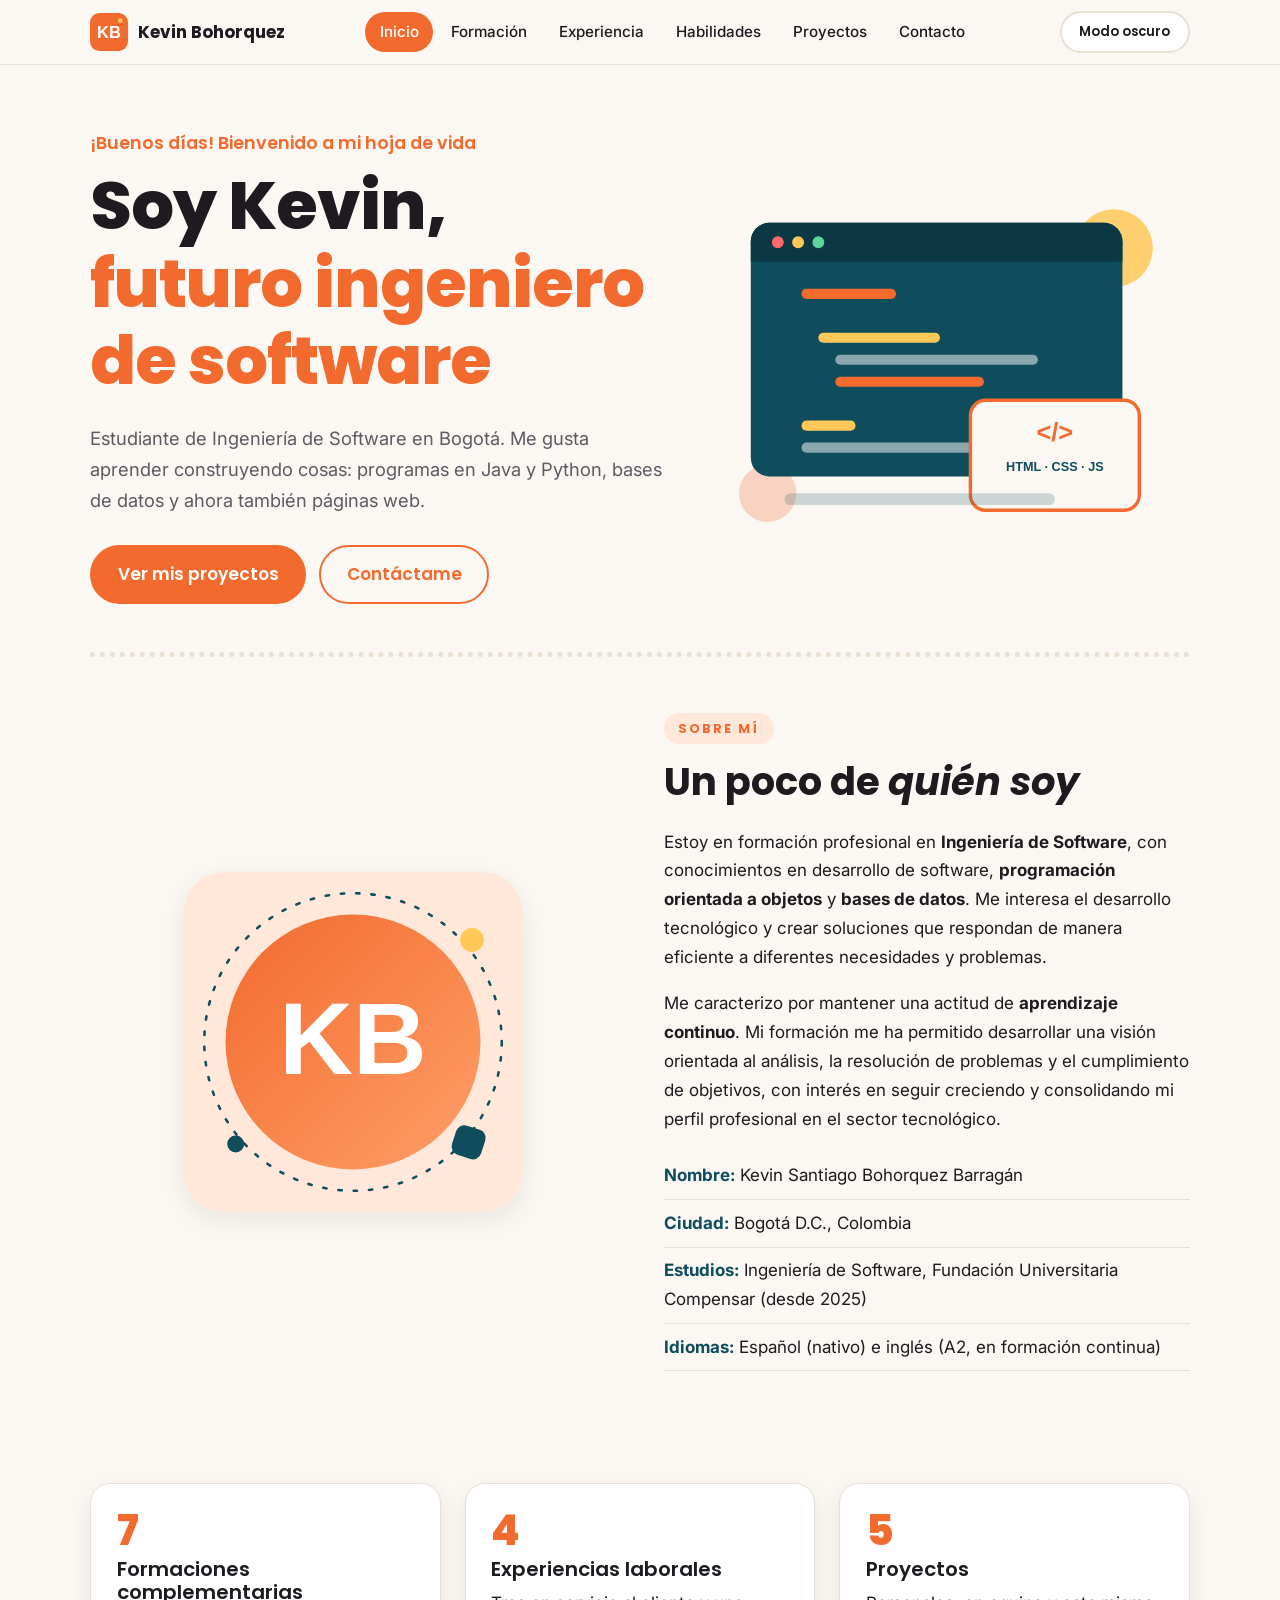
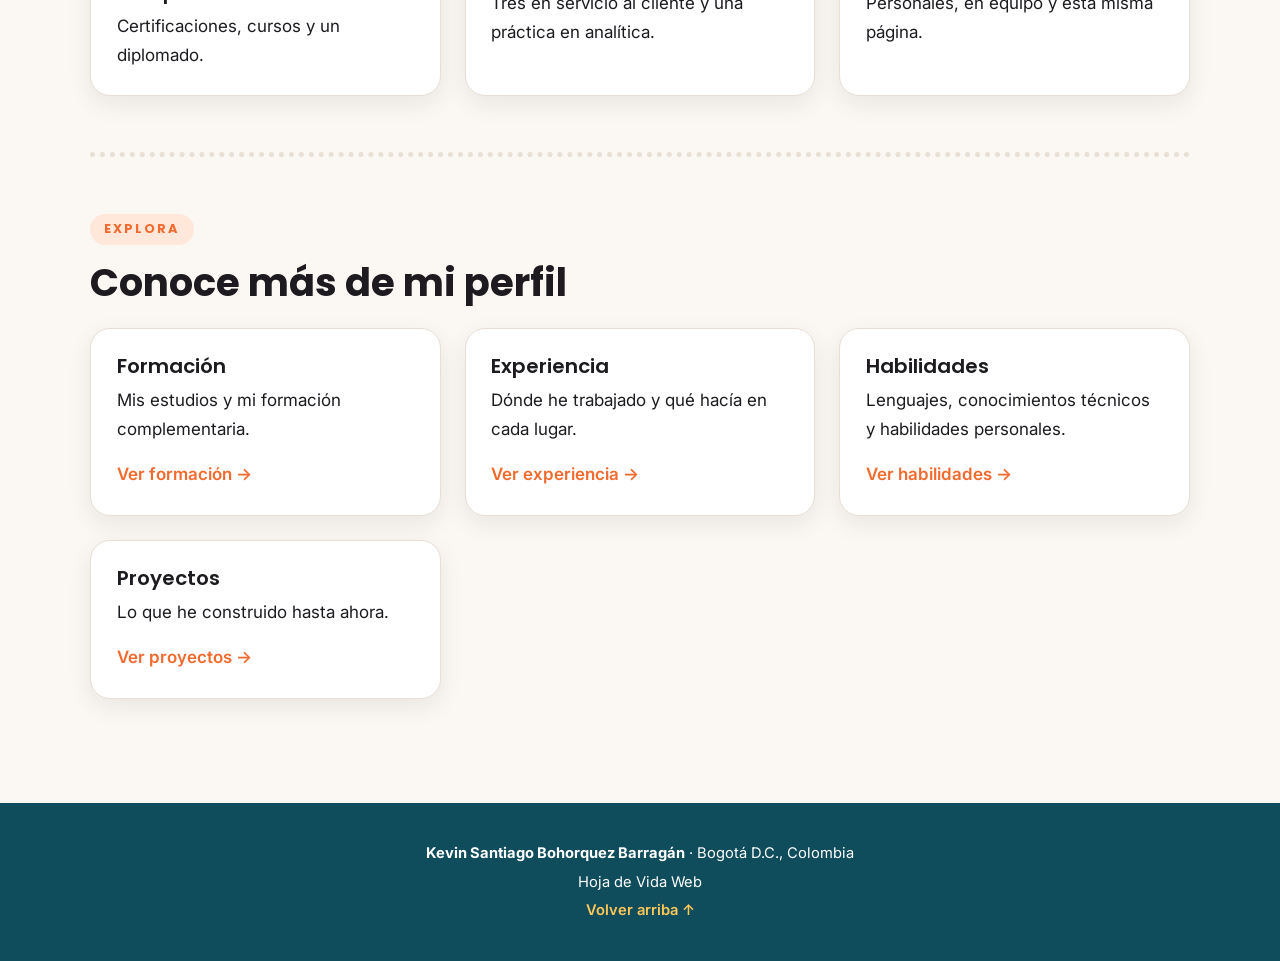
<file: index.html>
<!DOCTYPE html>
<html lang="es">
<head>
  <meta charset="UTF-8">
  <meta name="viewport" content="width=device-width, initial-scale=1.0">
  <meta name="description" content="Hoja de vida web de Kevin Bohorquez, estudiante de Ingeniería de Software en Bogotá.">
  <title>Inicio | Kevin Bohorquez</title>
  <link rel="icon" type="image/svg+xml" href="img/favicon.svg">

  <!-- Fuentes de Google Fonts (incrustación de fuentes) -->
  <link rel="preconnect" href="https://fonts.googleapis.com">
  <link rel="preconnect" href="https://fonts.gstatic.com" crossorigin>
  <link href="https://fonts.googleapis.com/css2?family=Inter:wght@400;500;600&family=Poppins:wght@500;600;700;800&display=swap" rel="stylesheet">

  <!-- Hoja de estilos externa -->
  <link rel="stylesheet" href="css/styles.css">
</head>
<body>

  <!-- ===== BARRA DE NAVEGACIÓN ===== -->
  <header class="barra">
    <div class="contenedor">
      <a class="marca" href="index.html">
        <img src="img/logo.svg" alt="Logo con las iniciales KB">
        <span>Kevin Bohorquez</span>
      </a>

      <nav>
        <ul class="menu" id="menu">
        <li><a href="index.html" class="activo">Inicio</a></li>
        <li><a href="formacion.html">Formación</a></li>
        <li><a href="experiencia.html">Experiencia</a></li>
        <li><a href="habilidades.html">Habilidades</a></li>
        <li><a href="proyectos.html">Proyectos</a></li>
        <li><a href="contacto.html">Contacto</a></li>
        </ul>
      </nav>

      <div class="acciones-barra">
        <button class="boton-icono" id="boton-tema" title="Cambiar entre modo claro y oscuro">Modo oscuro</button>
        <button class="boton-icono" id="boton-menu" title="Abrir menú">Menú</button>
      </div>
    </div>
  </header>

  <main>

    <!-- ===== PORTADA ===== -->
    <section class="portada">
      <div class="contenedor">
        <div>
          <p class="saludo" id="saludo">¡Hola! Bienvenido a mi hoja de vida</p>
          <h1>Soy Kevin, <span>futuro ingeniero de software</span></h1>
          <p class="subtitulo-grande">
            Estudiante de Ingeniería de Software en Bogotá. Me gusta aprender construyendo cosas:
            programas en Java y Python, bases de datos y ahora también páginas web.
          </p>
          <div class="botones">
            <a class="boton" href="proyectos.html">Ver mis proyectos</a>
            <a class="boton secundario" href="contacto.html">Contáctame</a>
          </div>
        </div>
        <img src="img/hero.svg" alt="Ilustración de una ventana de código con las etiquetas HTML, CSS y JS">
      </div>
    </section>

    <hr class="contenedor">

    <!-- ===== SOBRE MÍ ===== -->
    <section>
      <div class="contenedor dos-columnas">
        <div>
          <img class="foto-perfil" src="img/avatar.svg" alt="Monograma KB de Kevin Bohorquez">
        </div>
        <div>
          <span class="etiqueta-seccion">Sobre mí</span>
          <h2>Un poco de <em>quién soy</em></h2>
          <p>
            Estoy en formación profesional en <strong>Ingeniería de Software</strong>, con conocimientos en
            desarrollo de software, <strong>programación orientada a objetos</strong> y <strong>bases de datos</strong>.
            Me interesa el desarrollo tecnológico y crear soluciones que respondan de manera eficiente a diferentes
            necesidades y problemas.
          </p>
          <p>
            Me caracterizo por mantener una actitud de <strong>aprendizaje continuo</strong>. Mi formación me ha
            permitido desarrollar una visión orientada al análisis, la resolución de problemas y el cumplimiento de
            objetivos, con interés en seguir creciendo y consolidando mi perfil profesional en el sector tecnológico.
          </p>

          <ul class="lista-datos">
            <li><strong>Nombre:</strong> Kevin Santiago Bohorquez Barragán</li>
            <li><strong>Ciudad:</strong> Bogotá D.C., Colombia</li>
            <li><strong>Estudios:</strong> Ingeniería de Software, Fundación Universitaria Compensar (desde 2025)</li>
            <li><strong>Idiomas:</strong> Español (nativo) e inglés (A2, en formación continua)</li>
          </ul>
        </div>
      </div>
    </section>

    <!-- ===== NÚMEROS RÁPIDOS ===== -->
    <section>
      <div class="contenedor rejilla">
        <div class="tarjeta">
          <p class="dato-grande">7</p>
          <h3>Formaciones complementarias</h3>
          <p>Certificaciones, cursos y un diplomado.</p>
        </div>
        <div class="tarjeta">
          <p class="dato-grande">4</p>
          <h3>Experiencias laborales</h3>
          <p>Tres en servicio al cliente y una práctica en analítica.</p>
        </div>
        <div class="tarjeta">
          <p class="dato-grande">5</p>
          <h3>Proyectos</h3>
          <p>Personales, en equipo y esta misma página.</p>
        </div>
      </div>
    </section>

    <hr class="contenedor">

    <!-- ===== ACCESOS A LAS OTRAS PÁGINAS ===== -->
    <section>
      <div class="contenedor">
        <span class="etiqueta-seccion">Explora</span>
        <h2>Conoce más de mi perfil</h2>
        <div class="rejilla">
          <div class="tarjeta">
            <h3>Formación</h3>
            <p>Mis estudios y mi formación complementaria.</p>
            <a href="formacion.html">Ver formación →</a>
          </div>
          <div class="tarjeta">
            <h3>Experiencia</h3>
            <p>Dónde he trabajado y qué hacía en cada lugar.</p>
            <a href="experiencia.html">Ver experiencia →</a>
          </div>
          <div class="tarjeta">
            <h3>Habilidades</h3>
            <p>Lenguajes, conocimientos técnicos y habilidades personales.</p>
            <a href="habilidades.html">Ver habilidades →</a>
          </div>
          <div class="tarjeta">
            <h3>Proyectos</h3>
            <p>Lo que he construido hasta ahora.</p>
            <a href="proyectos.html">Ver proyectos →</a>
          </div>
        </div>
      </div>
    </section>
  </main>

  <!-- ===== PIE DE PÁGINA ===== -->
  <footer class="pie">
    <div class="contenedor">
      <p><strong>Kevin Santiago Bohorquez Barragán</strong> · Bogotá D.C., Colombia</p>
      <p>Hoja de Vida Web</p>
      <p><a href="#">Volver arriba ↑</a></p>
    </div>
  </footer>

  <script src="js/script.js"></script>
</body>
</html>
</file>
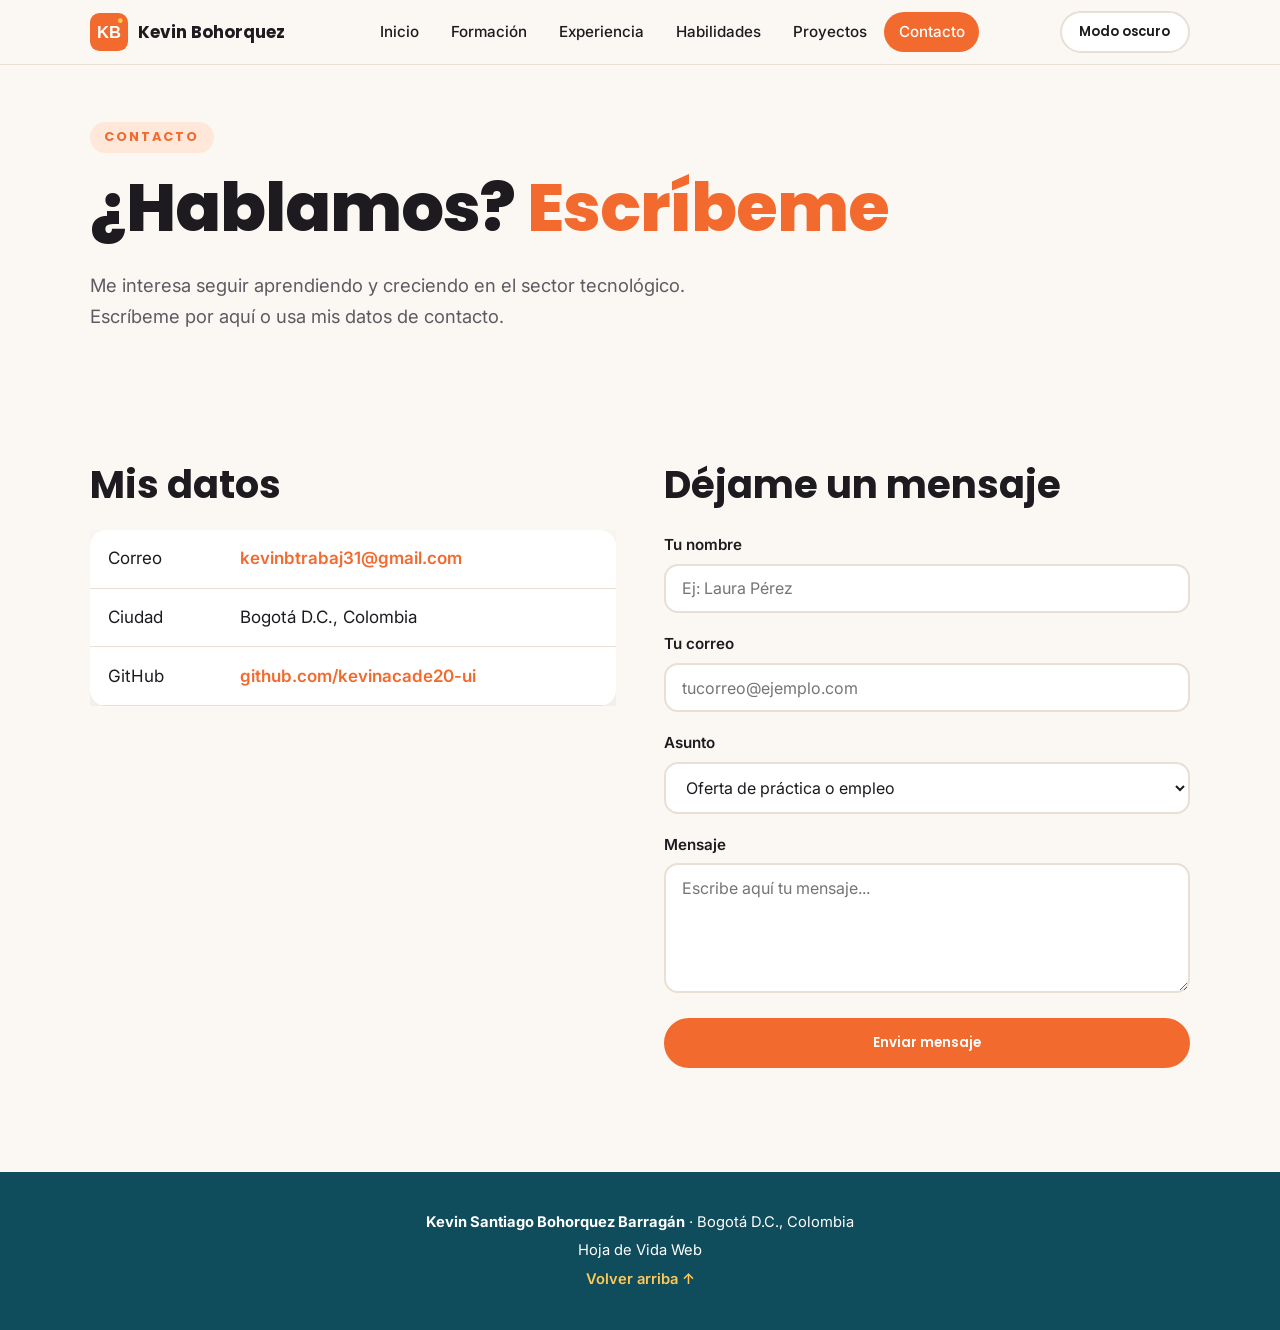
<file: contacto.html>
<!DOCTYPE html>
<html lang="es">
<head>
  <meta charset="UTF-8">
  <meta name="viewport" content="width=device-width, initial-scale=1.0">
  <meta name="description" content="Datos de contacto de Kevin Bohorquez.">
  <title>Contacto | Kevin Bohorquez</title>
  <link rel="icon" type="image/svg+xml" href="img/favicon.svg">

  <!-- Fuentes de Google Fonts (incrustación de fuentes) -->
  <link rel="preconnect" href="https://fonts.googleapis.com">
  <link rel="preconnect" href="https://fonts.gstatic.com" crossorigin>
  <link href="https://fonts.googleapis.com/css2?family=Inter:wght@400;500;600&family=Poppins:wght@500;600;700;800&display=swap" rel="stylesheet">

  <!-- Hoja de estilos externa -->
  <link rel="stylesheet" href="css/styles.css">
</head>
<body>

  <!-- ===== BARRA DE NAVEGACIÓN ===== -->
  <header class="barra">
    <div class="contenedor">
      <a class="marca" href="index.html">
        <img src="img/logo.svg" alt="Logo con las iniciales KB">
        <span>Kevin Bohorquez</span>
      </a>

      <nav>
        <ul class="menu" id="menu">
        <li><a href="index.html">Inicio</a></li>
        <li><a href="formacion.html">Formación</a></li>
        <li><a href="experiencia.html">Experiencia</a></li>
        <li><a href="habilidades.html">Habilidades</a></li>
        <li><a href="proyectos.html">Proyectos</a></li>
        <li><a href="contacto.html" class="activo">Contacto</a></li>
        </ul>
      </nav>

      <div class="acciones-barra">
        <button class="boton-icono" id="boton-tema" title="Cambiar entre modo claro y oscuro">Modo oscuro</button>
        <button class="boton-icono" id="boton-menu" title="Abrir menú">Menú</button>
      </div>
    </div>
  </header>

  <main>

    <section>
      <div class="contenedor">
        <span class="etiqueta-seccion">Contacto</span>
        <h1>¿Hablamos? <span class="resaltado">Escríbeme</span></h1>
        <p class="subtitulo-grande">Me interesa seguir aprendiendo y creciendo en el sector tecnológico. Escríbeme por aquí o usa mis datos de contacto.</p>
      </div>
    </section>

    <section>
      <div class="contenedor dos-columnas" style="align-items: flex-start;">

        <!-- Datos de contacto -->
        <div>
          <h2>Mis datos</h2>
          <div class="tabla-envoltura">
            <table>
              <tbody>
                <tr><td>Correo</td><td><a href="mailto:kevinbtrabaj31@gmail.com">kevinbtrabaj31@gmail.com</a></td></tr>
                <tr><td>Ciudad</td><td>Bogotá D.C., Colombia</td></tr>
                <tr><td>GitHub</td><td><a href="https://github.com/kevinacade20-ui" target="_blank">github.com/kevinacade20-ui</a></td></tr>
              </tbody>
            </table>
          </div>
        </div>

        <!-- Formulario -->
        <div>
          <h2>Déjame un mensaje</h2>
          <form id="formulario-contacto">
            <div>
              <label for="nombre">Tu nombre</label>
              <input type="text" id="nombre" name="nombre" placeholder="Ej: Laura Pérez">
            </div>
            <div>
              <label for="correo">Tu correo</label>
              <input type="email" id="correo" name="correo" placeholder="tucorreo@ejemplo.com">
            </div>
            <div>
              <label for="asunto">Asunto</label>
              <select id="asunto" name="asunto">
                <option>Oferta de práctica o empleo</option>
                <option>Proyecto en equipo</option>
                <option>Solo quería saludar</option>
              </select>
            </div>
            <div>
              <label for="mensaje">Mensaje</label>
              <textarea id="mensaje" name="mensaje" placeholder="Escribe aquí tu mensaje..."></textarea>
            </div>
            <button class="boton" type="submit">Enviar mensaje</button>
          </form>
          <p id="respuesta-formulario"></p>
        </div>
      </div>
    </section>
  </main>

  <!-- ===== PIE DE PÁGINA ===== -->
  <footer class="pie">
    <div class="contenedor">
      <p><strong>Kevin Santiago Bohorquez Barragán</strong> · Bogotá D.C., Colombia</p>
      <p>Hoja de Vida Web</p>
      <p><a href="#">Volver arriba ↑</a></p>
    </div>
  </footer>

  <script src="js/script.js"></script>
</body>
</html>
</file>
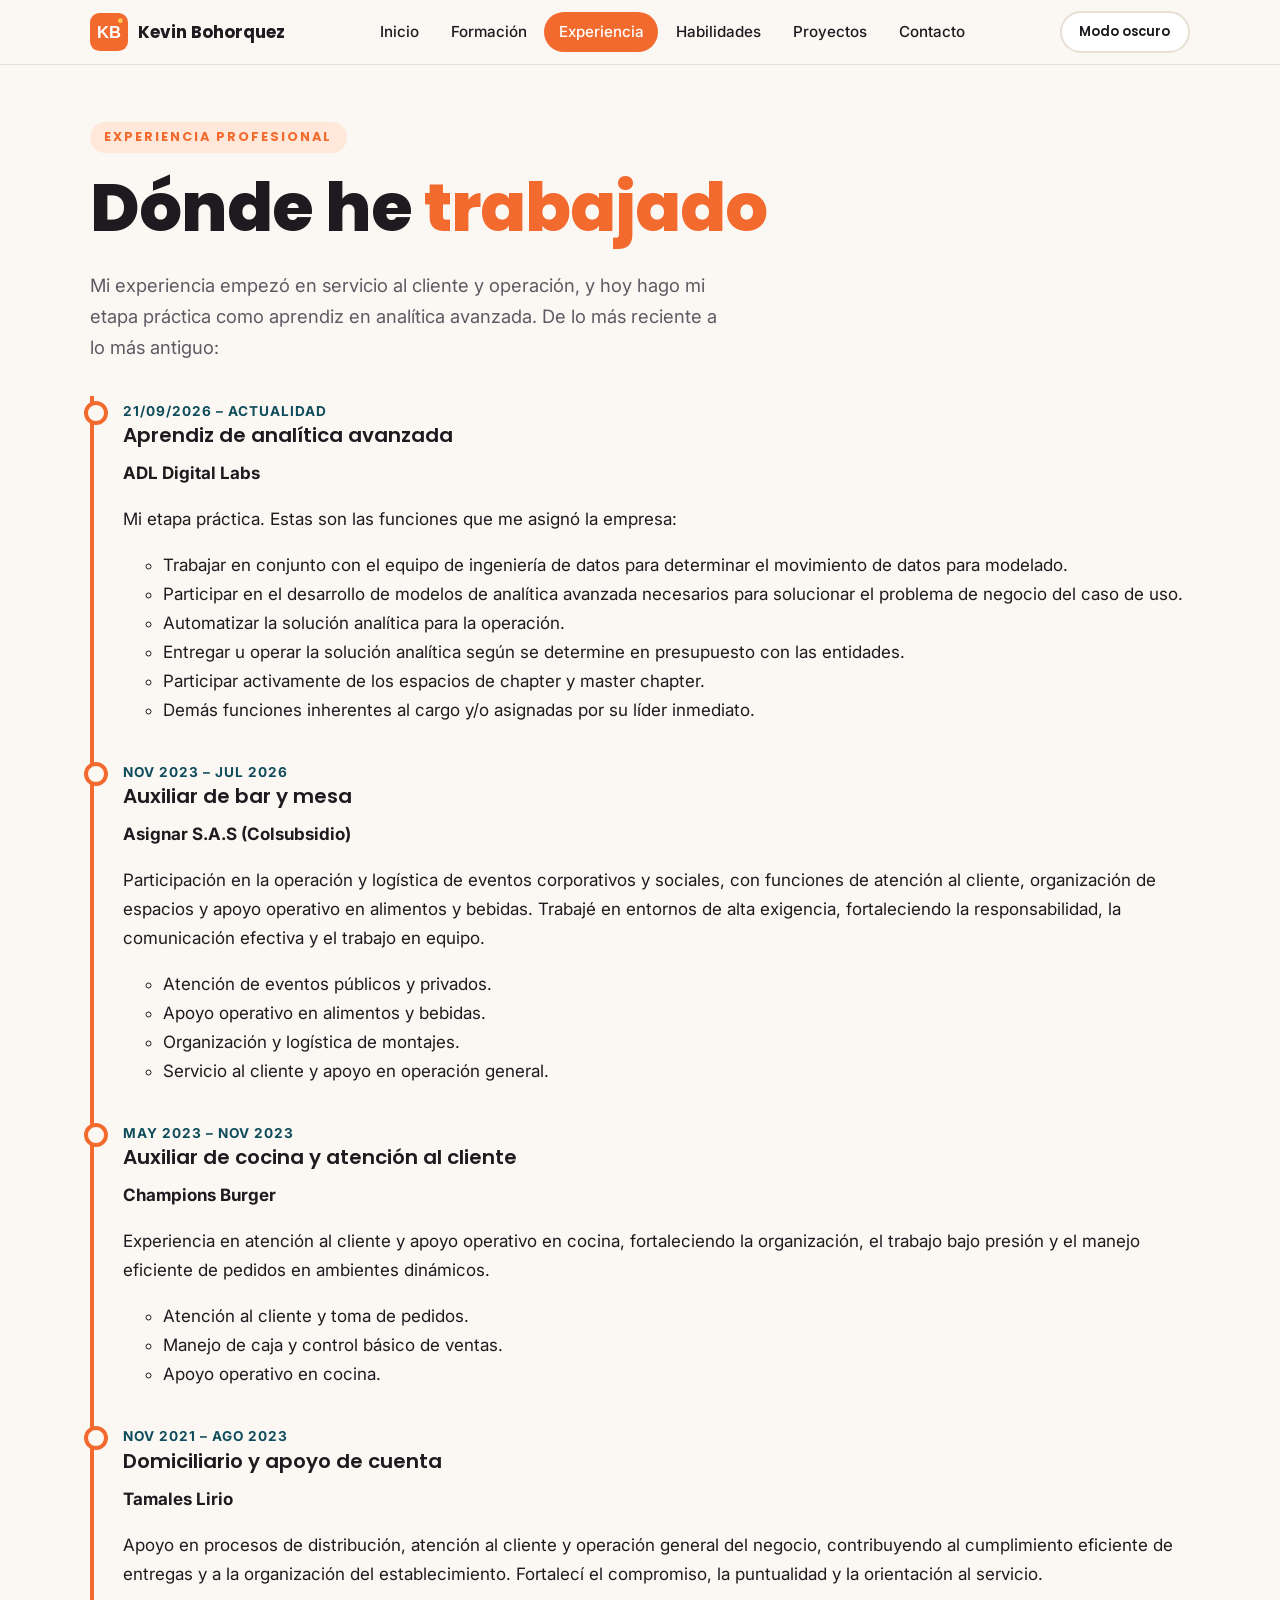
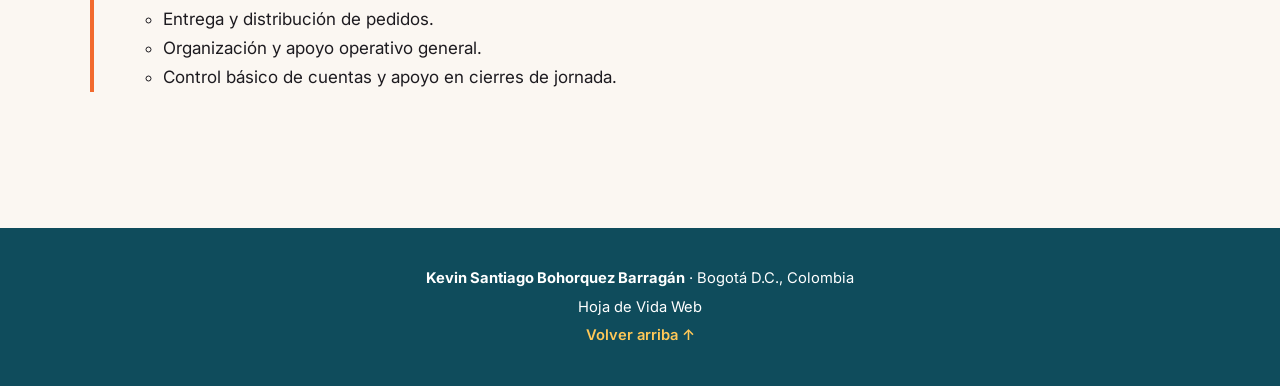
<file: experiencia.html>
<!DOCTYPE html>
<html lang="es">
<head>
  <meta charset="UTF-8">
  <meta name="viewport" content="width=device-width, initial-scale=1.0">
  <meta name="description" content="Experiencia laboral de Kevin Bohorquez.">
  <title>Experiencia | Kevin Bohorquez</title>
  <link rel="icon" type="image/svg+xml" href="img/favicon.svg">

  <!-- Fuentes de Google Fonts (incrustación de fuentes) -->
  <link rel="preconnect" href="https://fonts.googleapis.com">
  <link rel="preconnect" href="https://fonts.gstatic.com" crossorigin>
  <link href="https://fonts.googleapis.com/css2?family=Inter:wght@400;500;600&family=Poppins:wght@500;600;700;800&display=swap" rel="stylesheet">

  <!-- Hoja de estilos externa -->
  <link rel="stylesheet" href="css/styles.css">
</head>
<body>

  <!-- ===== BARRA DE NAVEGACIÓN ===== -->
  <header class="barra">
    <div class="contenedor">
      <a class="marca" href="index.html">
        <img src="img/logo.svg" alt="Logo con las iniciales KB">
        <span>Kevin Bohorquez</span>
      </a>

      <nav>
        <ul class="menu" id="menu">
        <li><a href="index.html">Inicio</a></li>
        <li><a href="formacion.html">Formación</a></li>
        <li><a href="experiencia.html" class="activo">Experiencia</a></li>
        <li><a href="habilidades.html">Habilidades</a></li>
        <li><a href="proyectos.html">Proyectos</a></li>
        <li><a href="contacto.html">Contacto</a></li>
        </ul>
      </nav>

      <div class="acciones-barra">
        <button class="boton-icono" id="boton-tema" title="Cambiar entre modo claro y oscuro">Modo oscuro</button>
        <button class="boton-icono" id="boton-menu" title="Abrir menú">Menú</button>
      </div>
    </div>
  </header>

  <main>

    <section>
      <div class="contenedor">
        <span class="etiqueta-seccion">Experiencia profesional</span>
        <h1>Dónde he <span class="resaltado">trabajado</span></h1>
        <p class="subtitulo-grande">Mi experiencia empezó en servicio al cliente y operación, y hoy hago mi etapa práctica como aprendiz en analítica avanzada. De lo más reciente a lo más antiguo:</p>

        <ol class="linea-tiempo">
          <li>
            <span class="fecha">21/09/2026 – Actualidad</span>
            <h3>Aprendiz de analítica avanzada</h3>
            <p><strong>ADL Digital Labs</strong></p>
            <p>Mi etapa práctica. Estas son las funciones que me asignó la empresa:</p>
            <ul>
              <li>Trabajar en conjunto con el equipo de ingeniería de datos para determinar el movimiento de datos para modelado.</li>
              <li>Participar en el desarrollo de modelos de analítica avanzada necesarios para solucionar el problema de negocio del caso de uso.</li>
              <li>Automatizar la solución analítica para la operación.</li>
              <li>Entregar u operar la solución analítica según se determine en presupuesto con las entidades.</li>
              <li>Participar activamente de los espacios de chapter y master chapter.</li>
              <li>Demás funciones inherentes al cargo y/o asignadas por su líder inmediato.</li>
            </ul>
          </li>
          <li>
            <span class="fecha">Nov 2023 – Jul 2026</span>
            <h3>Auxiliar de bar y mesa</h3>
            <p><strong>Asignar S.A.S (Colsubsidio)</strong></p>
            <p>Participación en la operación y logística de eventos corporativos y sociales, con funciones de atención al cliente, organización de espacios y apoyo operativo en alimentos y bebidas. Trabajé en entornos de alta exigencia, fortaleciendo la responsabilidad, la comunicación efectiva y el trabajo en equipo.</p>
            <ul>
              <li>Atención de eventos públicos y privados.</li>
              <li>Apoyo operativo en alimentos y bebidas.</li>
              <li>Organización y logística de montajes.</li>
              <li>Servicio al cliente y apoyo en operación general.</li>
            </ul>
          </li>
          <li>
            <span class="fecha">May 2023 – Nov 2023</span>
            <h3>Auxiliar de cocina y atención al cliente</h3>
            <p><strong>Champions Burger</strong></p>
            <p>Experiencia en atención al cliente y apoyo operativo en cocina, fortaleciendo la organización, el trabajo bajo presión y el manejo eficiente de pedidos en ambientes dinámicos.</p>
            <ul>
              <li>Atención al cliente y toma de pedidos.</li>
              <li>Manejo de caja y control básico de ventas.</li>
              <li>Apoyo operativo en cocina.</li>
            </ul>
          </li>
          <li>
            <span class="fecha">Nov 2021 – Ago 2023</span>
            <h3>Domiciliario y apoyo de cuenta</h3>
            <p><strong>Tamales Lirio</strong></p>
            <p>Apoyo en procesos de distribución, atención al cliente y operación general del negocio, contribuyendo al cumplimiento eficiente de entregas y a la organización del establecimiento. Fortalecí el compromiso, la puntualidad y la orientación al servicio.</p>
            <ul>
              <li>Entrega y distribución de pedidos.</li>
              <li>Organización y apoyo operativo general.</li>
              <li>Control básico de cuentas y apoyo en cierres de jornada.</li>
            </ul>
          </li>
        </ol>
      </div>
    </section>
  </main>

  <!-- ===== PIE DE PÁGINA ===== -->
  <footer class="pie">
    <div class="contenedor">
      <p><strong>Kevin Santiago Bohorquez Barragán</strong> · Bogotá D.C., Colombia</p>
      <p>Hoja de Vida Web</p>
      <p><a href="#">Volver arriba ↑</a></p>
    </div>
  </footer>

  <script src="js/script.js"></script>
</body>
</html>
</file>
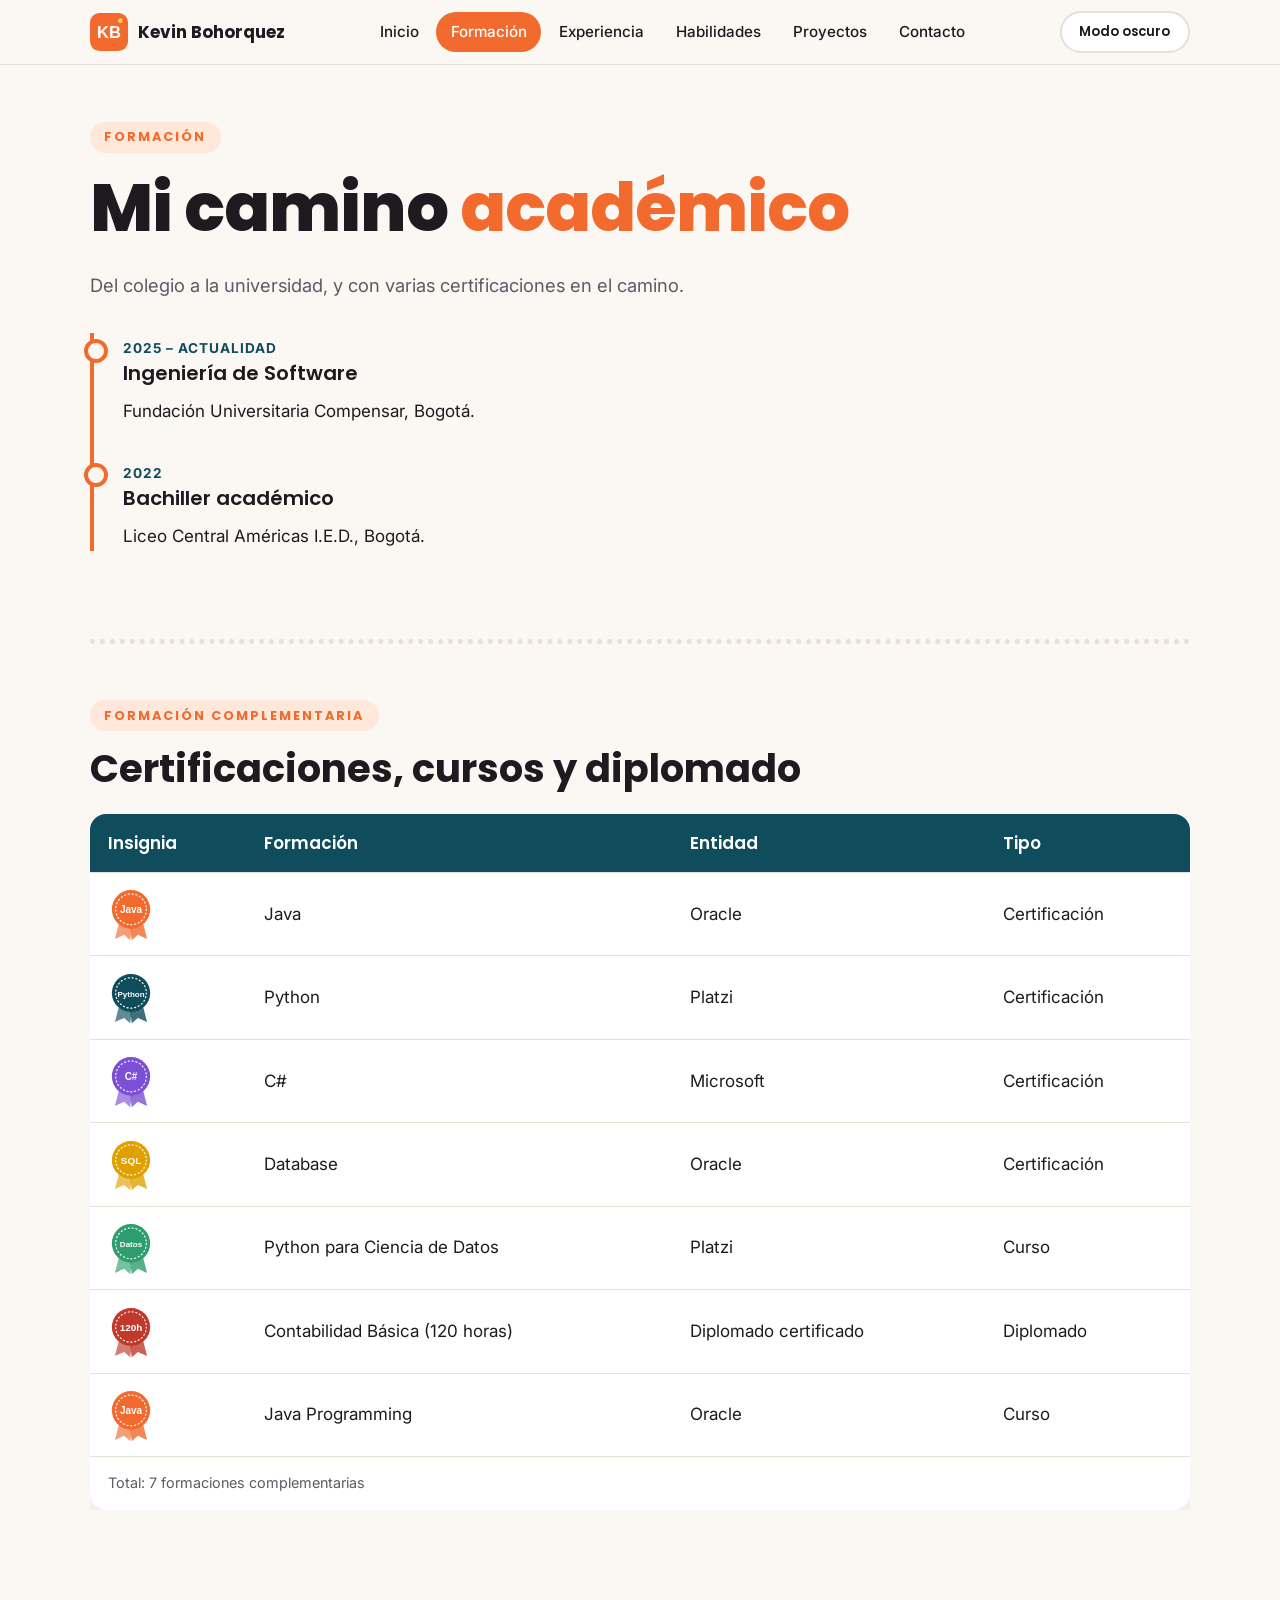
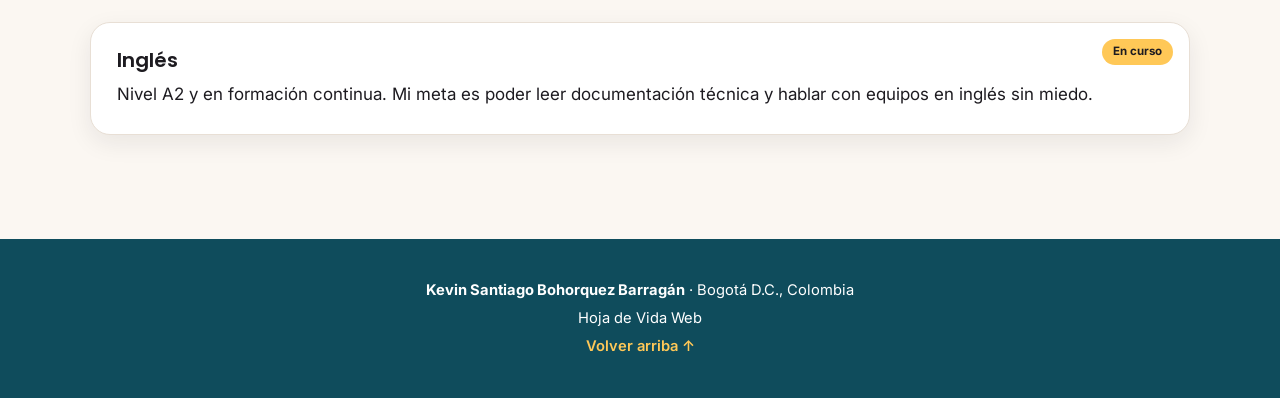
<file: formacion.html>
<!DOCTYPE html>
<html lang="es">
<head>
  <meta charset="UTF-8">
  <meta name="viewport" content="width=device-width, initial-scale=1.0">
  <meta name="description" content="Estudios y certificaciones de Kevin Bohorquez.">
  <title>Formación | Kevin Bohorquez</title>
  <link rel="icon" type="image/svg+xml" href="img/favicon.svg">

  <!-- Fuentes de Google Fonts (incrustación de fuentes) -->
  <link rel="preconnect" href="https://fonts.googleapis.com">
  <link rel="preconnect" href="https://fonts.gstatic.com" crossorigin>
  <link href="https://fonts.googleapis.com/css2?family=Inter:wght@400;500;600&family=Poppins:wght@500;600;700;800&display=swap" rel="stylesheet">

  <!-- Hoja de estilos externa -->
  <link rel="stylesheet" href="css/styles.css">
</head>
<body>

  <!-- ===== BARRA DE NAVEGACIÓN ===== -->
  <header class="barra">
    <div class="contenedor">
      <a class="marca" href="index.html">
        <img src="img/logo.svg" alt="Logo con las iniciales KB">
        <span>Kevin Bohorquez</span>
      </a>

      <nav>
        <ul class="menu" id="menu">
        <li><a href="index.html">Inicio</a></li>
        <li><a href="formacion.html" class="activo">Formación</a></li>
        <li><a href="experiencia.html">Experiencia</a></li>
        <li><a href="habilidades.html">Habilidades</a></li>
        <li><a href="proyectos.html">Proyectos</a></li>
        <li><a href="contacto.html">Contacto</a></li>
        </ul>
      </nav>

      <div class="acciones-barra">
        <button class="boton-icono" id="boton-tema" title="Cambiar entre modo claro y oscuro">Modo oscuro</button>
        <button class="boton-icono" id="boton-menu" title="Abrir menú">Menú</button>
      </div>
    </div>
  </header>

  <main>

    <section>
      <div class="contenedor">
        <span class="etiqueta-seccion">Formación</span>
        <h1>Mi camino <span class="resaltado">académico</span></h1>
        <p class="subtitulo-grande">Del colegio a la universidad, y con varias certificaciones en el camino.</p>

        <!-- Línea de tiempo con una lista ordenada -->
        <ol class="linea-tiempo">
          <li>
            <span class="fecha">2025 – Actualidad</span>
            <h3>Ingeniería de Software</h3>
            <p>Fundación Universitaria Compensar, Bogotá.</p>
          </li>
          <li>
            <span class="fecha">2022</span>
            <h3>Bachiller académico</h3>
            <p>Liceo Central Américas I.E.D., Bogotá.</p>
          </li>
        </ol>
      </div>
    </section>

    <hr class="contenedor">

    <section>
      <div class="contenedor">
        <span class="etiqueta-seccion">Formación complementaria</span>
        <h2>Certificaciones, cursos y diplomado</h2>

        <div class="tabla-envoltura">
          <table>
            <thead>
              <tr>
                <th>Insignia</th>
                <th>Formación</th>
                <th>Entidad</th>
                <th>Tipo</th>
              </tr>
            </thead>
            <tbody>
              <tr>
                <td><img src="img/cert-java.svg" alt="Insignia de Java"></td>
                <td>Java</td>
                <td>Oracle</td>
                <td>Certificación</td>
              </tr>
              <tr>
                <td><img src="img/cert-python.svg" alt="Insignia de Python"></td>
                <td>Python</td>
                <td>Platzi</td>
                <td>Certificación</td>
              </tr>
              <tr>
                <td><img src="img/cert-csharp.svg" alt="Insignia de C#"></td>
                <td>C#</td>
                <td>Microsoft</td>
                <td>Certificación</td>
              </tr>
              <tr>
                <td><img src="img/cert-database.svg" alt="Insignia de bases de datos"></td>
                <td>Database</td>
                <td>Oracle</td>
                <td>Certificación</td>
              </tr>
              <tr>
                <td><img src="img/cert-datos.svg" alt="Insignia de ciencia de datos"></td>
                <td>Python para Ciencia de Datos</td>
                <td>Platzi</td>
                <td>Curso</td>
              </tr>
              <tr>
                <td><img src="img/cert-conta.svg" alt="Insignia de 120 horas"></td>
                <td>Contabilidad Básica (120 horas)</td>
                <td>Diplomado certificado</td>
                <td>Diplomado</td>
              </tr>
              <tr>
                <td><img src="img/cert-java.svg" alt="Insignia de Java"></td>
                <td>Java Programming</td>
                <td>Oracle</td>
                <td>Curso</td>
              </tr>
            </tbody>
            <tfoot>
              <tr>
                <td colspan="4">Total: 7 formaciones complementarias</td>
              </tr>
            </tfoot>
          </table>
        </div>
      </div>
    </section>

    <section>
      <div class="contenedor">
        <div class="tarjeta">
          <span class="insignia">En curso</span>
          <h3>Inglés</h3>
          <p>Nivel A2 y en formación continua. Mi meta es poder leer documentación técnica y hablar con equipos en inglés sin miedo.</p>
        </div>
      </div>
    </section>
  </main>

  <!-- ===== PIE DE PÁGINA ===== -->
  <footer class="pie">
    <div class="contenedor">
      <p><strong>Kevin Santiago Bohorquez Barragán</strong> · Bogotá D.C., Colombia</p>
      <p>Hoja de Vida Web</p>
      <p><a href="#">Volver arriba ↑</a></p>
    </div>
  </footer>

  <script src="js/script.js"></script>
</body>
</html>
</file>
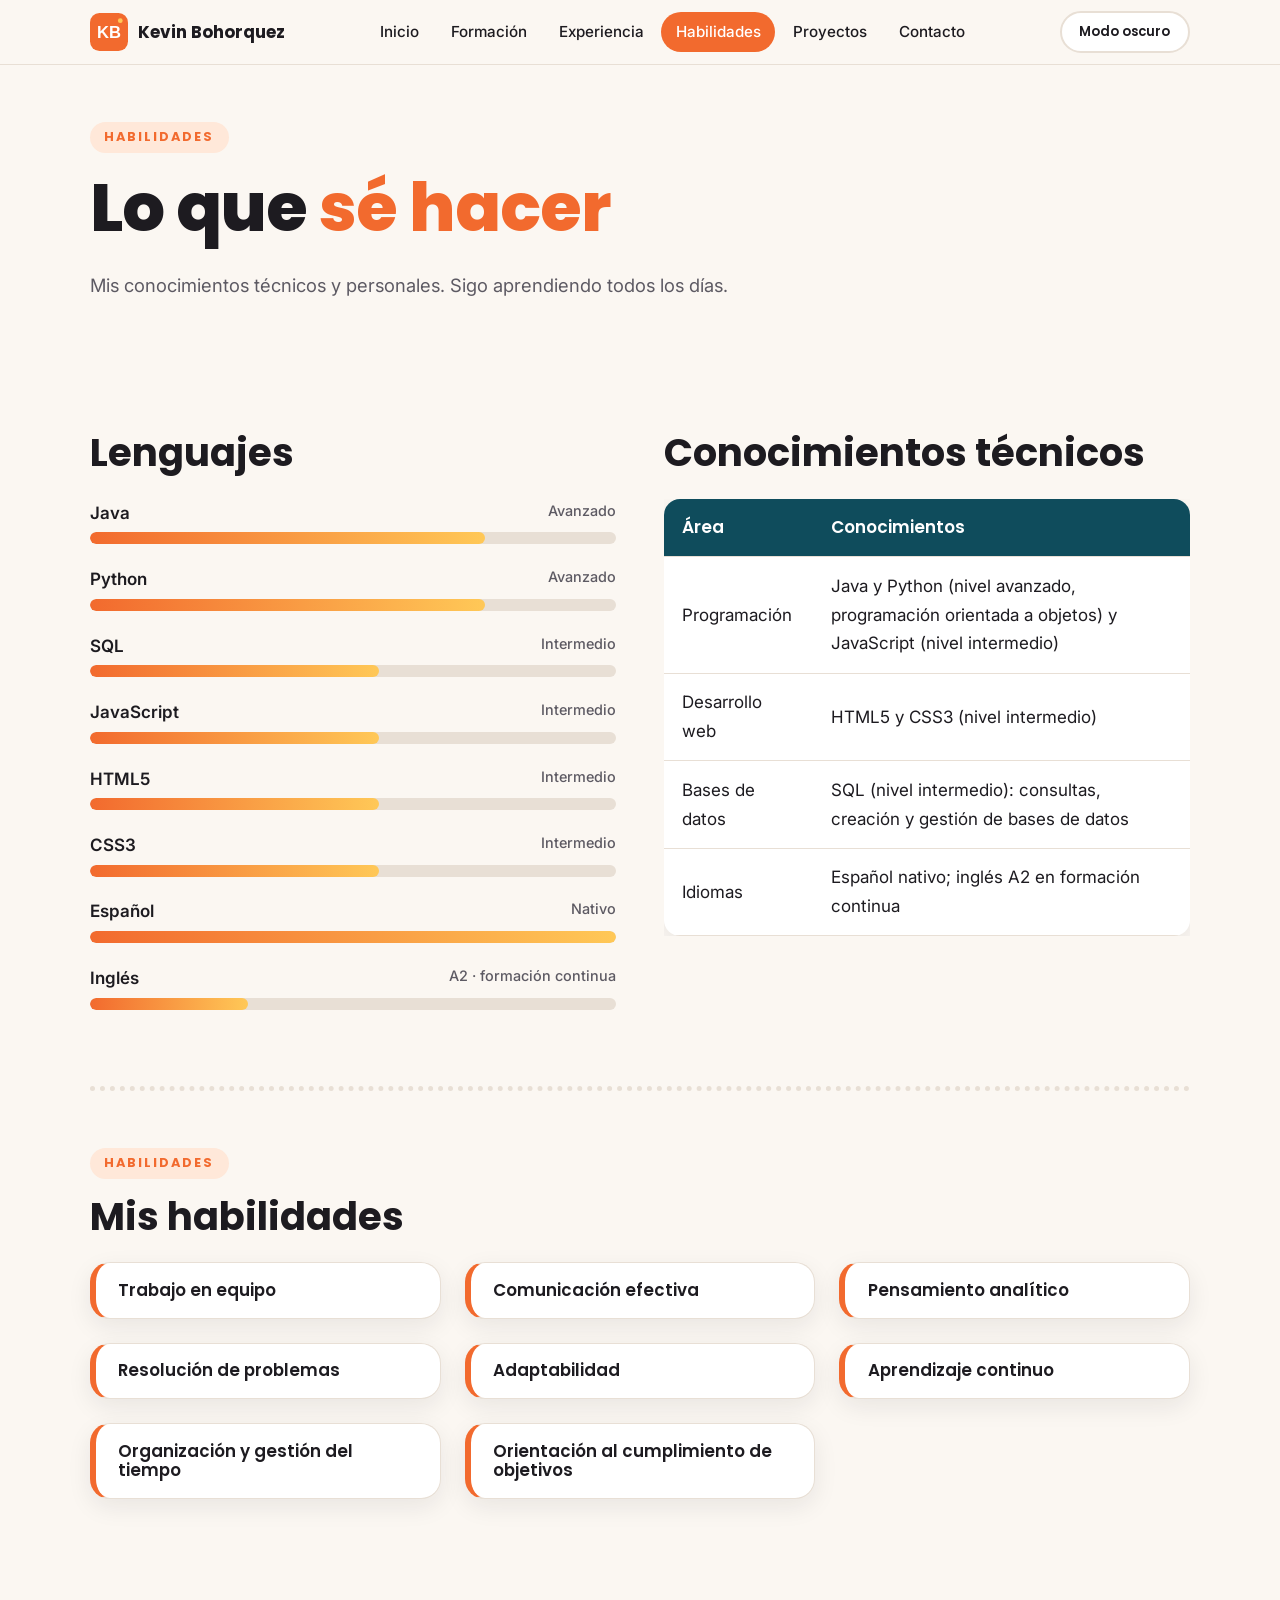
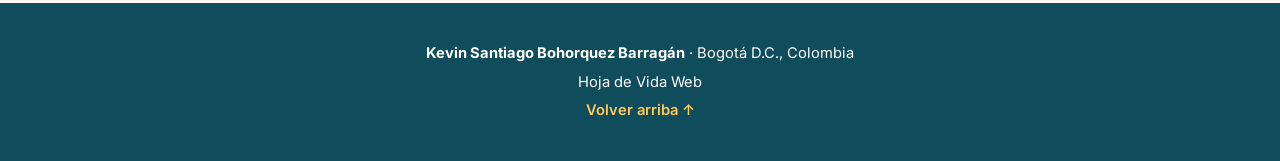
<file: habilidades.html>
<!DOCTYPE html>
<html lang="es">
<head>
  <meta charset="UTF-8">
  <meta name="viewport" content="width=device-width, initial-scale=1.0">
  <meta name="description" content="Habilidades técnicas y personales de Kevin Bohorquez.">
  <title>Habilidades | Kevin Bohorquez</title>
  <link rel="icon" type="image/svg+xml" href="img/favicon.svg">

  <!-- Fuentes de Google Fonts (incrustación de fuentes) -->
  <link rel="preconnect" href="https://fonts.googleapis.com">
  <link rel="preconnect" href="https://fonts.gstatic.com" crossorigin>
  <link href="https://fonts.googleapis.com/css2?family=Inter:wght@400;500;600&family=Poppins:wght@500;600;700;800&display=swap" rel="stylesheet">

  <!-- Hoja de estilos externa -->
  <link rel="stylesheet" href="css/styles.css">
</head>
<body>

  <!-- ===== BARRA DE NAVEGACIÓN ===== -->
  <header class="barra">
    <div class="contenedor">
      <a class="marca" href="index.html">
        <img src="img/logo.svg" alt="Logo con las iniciales KB">
        <span>Kevin Bohorquez</span>
      </a>

      <nav>
        <ul class="menu" id="menu">
        <li><a href="index.html">Inicio</a></li>
        <li><a href="formacion.html">Formación</a></li>
        <li><a href="experiencia.html">Experiencia</a></li>
        <li><a href="habilidades.html" class="activo">Habilidades</a></li>
        <li><a href="proyectos.html">Proyectos</a></li>
        <li><a href="contacto.html">Contacto</a></li>
        </ul>
      </nav>

      <div class="acciones-barra">
        <button class="boton-icono" id="boton-tema" title="Cambiar entre modo claro y oscuro">Modo oscuro</button>
        <button class="boton-icono" id="boton-menu" title="Abrir menú">Menú</button>
      </div>
    </div>
  </header>

  <main>

    <section>
      <div class="contenedor">
        <span class="etiqueta-seccion">Habilidades</span>
        <h1>Lo que <span class="resaltado">sé hacer</span></h1>
        <p class="subtitulo-grande">Mis conocimientos técnicos y personales. Sigo aprendiendo todos los días.</p>
      </div>
    </section>

    <section>
      <div class="contenedor dos-columnas" style="align-items: flex-start;">
        <div>
          <h2>Lenguajes</h2>
          <div class="habilidad">
            <div class="nombre"><span>Java</span><span class="nivel">Avanzado</span></div>
            <div class="pista"><div class="relleno avanzado"></div></div>
          </div>
          <div class="habilidad">
            <div class="nombre"><span>Python</span><span class="nivel">Avanzado</span></div>
            <div class="pista"><div class="relleno avanzado"></div></div>
          </div>
          <div class="habilidad">
            <div class="nombre"><span>SQL</span><span class="nivel">Intermedio</span></div>
            <div class="pista"><div class="relleno intermedio"></div></div>
          </div>
          <div class="habilidad">
            <div class="nombre"><span>JavaScript</span><span class="nivel">Intermedio</span></div>
            <div class="pista"><div class="relleno intermedio"></div></div>
          </div>
          <div class="habilidad">
            <div class="nombre"><span>HTML5</span><span class="nivel">Intermedio</span></div>
            <div class="pista"><div class="relleno intermedio"></div></div>
          </div>
          <div class="habilidad">
            <div class="nombre"><span>CSS3</span><span class="nivel">Intermedio</span></div>
            <div class="pista"><div class="relleno intermedio"></div></div>
          </div>
          <div class="habilidad">
            <div class="nombre"><span>Español</span><span class="nivel">Nativo</span></div>
            <div class="pista"><div class="relleno nativo"></div></div>
          </div>
          <div class="habilidad">
            <div class="nombre"><span>Inglés</span><span class="nivel">A2 · formación continua</span></div>
            <div class="pista"><div class="relleno a2"></div></div>
          </div>

        </div>

        <div>
          <h2>Conocimientos técnicos</h2>
          <div class="tabla-envoltura">
            <table>
              <thead>
                <tr><th>Área</th><th>Conocimientos</th></tr>
              </thead>
              <tbody>
                <tr><td>Programación</td><td>Java y Python (nivel avanzado, programación orientada a objetos) y JavaScript (nivel intermedio)</td></tr>
                <tr><td>Desarrollo web</td><td>HTML5 y CSS3 (nivel intermedio)</td></tr>
                <tr><td>Bases de datos</td><td>SQL (nivel intermedio): consultas, creación y gestión de bases de datos</td></tr>
                <tr><td>Idiomas</td><td>Español nativo; inglés A2 en formación continua</td></tr>
              </tbody>
            </table>
          </div>
        </div>
      </div>
    </section>

    <hr class="contenedor">

    <section>
      <div class="contenedor">
        <span class="etiqueta-seccion">Habilidades</span>
        <h2>Mis habilidades</h2>
        <div class="rejilla">
          <div class="tarjeta habilidad-personal"><h3>Trabajo en equipo</h3></div>
          <div class="tarjeta habilidad-personal"><h3>Comunicación efectiva</h3></div>
          <div class="tarjeta habilidad-personal"><h3>Pensamiento analítico</h3></div>
          <div class="tarjeta habilidad-personal"><h3>Resolución de problemas</h3></div>
          <div class="tarjeta habilidad-personal"><h3>Adaptabilidad</h3></div>
          <div class="tarjeta habilidad-personal"><h3>Aprendizaje continuo</h3></div>
          <div class="tarjeta habilidad-personal"><h3>Organización y gestión del tiempo</h3></div>
          <div class="tarjeta habilidad-personal"><h3>Orientación al cumplimiento de objetivos</h3></div>
        </div>
      </div>
    </section>
  </main>

  <!-- ===== PIE DE PÁGINA ===== -->
  <footer class="pie">
    <div class="contenedor">
      <p><strong>Kevin Santiago Bohorquez Barragán</strong> · Bogotá D.C., Colombia</p>
      <p>Hoja de Vida Web</p>
      <p><a href="#">Volver arriba ↑</a></p>
    </div>
  </footer>

  <script src="js/script.js"></script>
</body>
</html>
</file>
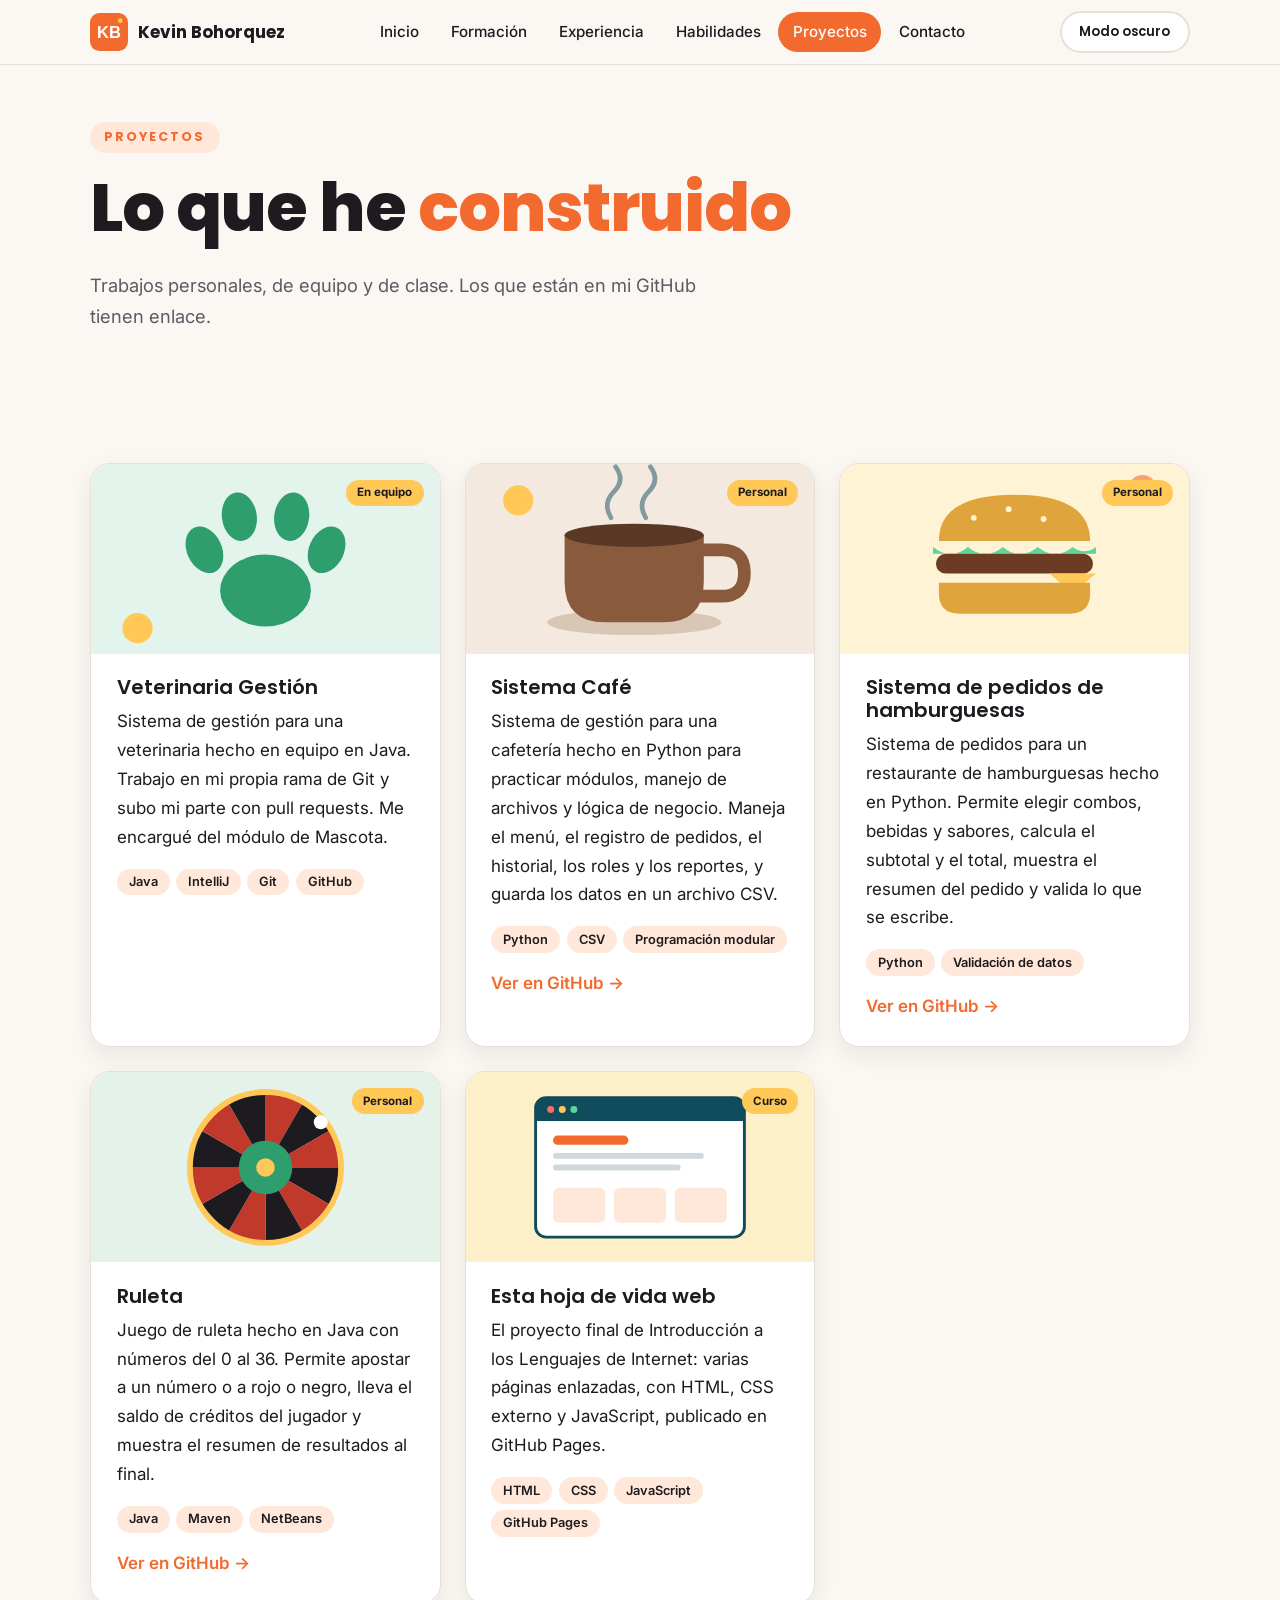
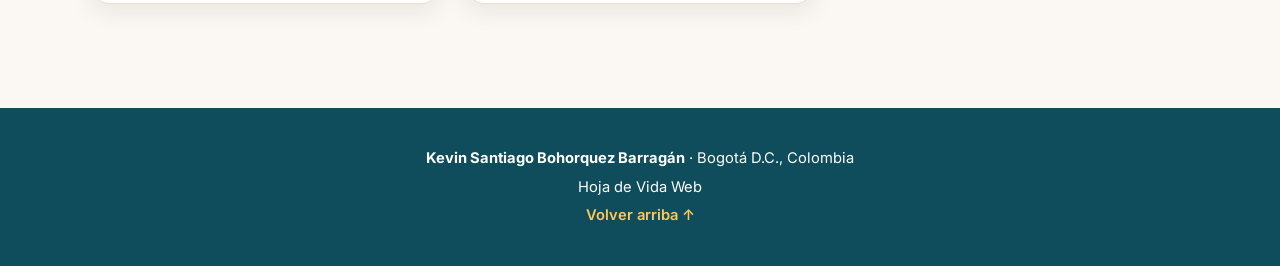
<file: proyectos.html>
<!DOCTYPE html>
<html lang="es">
<head>
  <meta charset="UTF-8">
  <meta name="viewport" content="width=device-width, initial-scale=1.0">
  <meta name="description" content="Proyectos de Kevin Bohorquez.">
  <title>Proyectos | Kevin Bohorquez</title>
  <link rel="icon" type="image/svg+xml" href="img/favicon.svg">

  <!-- Fuentes de Google Fonts (incrustación de fuentes) -->
  <link rel="preconnect" href="https://fonts.googleapis.com">
  <link rel="preconnect" href="https://fonts.gstatic.com" crossorigin>
  <link href="https://fonts.googleapis.com/css2?family=Inter:wght@400;500;600&family=Poppins:wght@500;600;700;800&display=swap" rel="stylesheet">

  <!-- Hoja de estilos externa -->
  <link rel="stylesheet" href="css/styles.css">
</head>
<body>

  <!-- ===== BARRA DE NAVEGACIÓN ===== -->
  <header class="barra">
    <div class="contenedor">
      <a class="marca" href="index.html">
        <img src="img/logo.svg" alt="Logo con las iniciales KB">
        <span>Kevin Bohorquez</span>
      </a>

      <nav>
        <ul class="menu" id="menu">
        <li><a href="index.html">Inicio</a></li>
        <li><a href="formacion.html">Formación</a></li>
        <li><a href="experiencia.html">Experiencia</a></li>
        <li><a href="habilidades.html">Habilidades</a></li>
        <li><a href="proyectos.html" class="activo">Proyectos</a></li>
        <li><a href="contacto.html">Contacto</a></li>
        </ul>
      </nav>

      <div class="acciones-barra">
        <button class="boton-icono" id="boton-tema" title="Cambiar entre modo claro y oscuro">Modo oscuro</button>
        <button class="boton-icono" id="boton-menu" title="Abrir menú">Menú</button>
      </div>
    </div>
  </header>

  <main>

    <section>
      <div class="contenedor">
        <span class="etiqueta-seccion">Proyectos</span>
        <h1>Lo que he <span class="resaltado">construido</span></h1>
        <p class="subtitulo-grande">Trabajos personales, de equipo y de clase. Los que están en mi GitHub tienen enlace.</p>
      </div>
    </section>

    <section>
      <div class="contenedor">
        <div class="rejilla">
          <article class="tarjeta proyecto">
            <span class="insignia">En equipo</span>
            <img src="img/proy-veterinaria.svg" alt="Dibujo de una huella de mascota">
            <div class="cuerpo">
              <h3>Veterinaria Gestión</h3>
              <p>Sistema de gestión para una veterinaria hecho en equipo en Java. Trabajo en mi propia rama de Git y subo mi parte con pull requests. Me encargué del módulo de Mascota.</p>
              <ul class="etiquetas"><li>Java</li><li>IntelliJ</li><li>Git</li><li>GitHub</li></ul>
            </div>
          </article>
          <article class="tarjeta proyecto">
            <span class="insignia">Personal</span>
            <img src="img/proy-cafe.svg" alt="Dibujo de una taza de café">
            <div class="cuerpo">
              <h3>Sistema Café</h3>
              <p>Sistema de gestión para una cafetería hecho en Python para practicar módulos, manejo de archivos y lógica de negocio. Maneja el menú, el registro de pedidos, el historial, los roles y los reportes, y guarda los datos en un archivo CSV.</p>
              <ul class="etiquetas"><li>Python</li><li>CSV</li><li>Programación modular</li></ul>
              <p class="enlace"><a href="https://github.com/kevinacade20-ui/Sistema.Cafe" target="_blank">Ver en GitHub →</a></p>
            </div>
          </article>
          <article class="tarjeta proyecto">
            <span class="insignia">Personal</span>
            <img src="img/proy-comida.svg" alt="Dibujo de una hamburguesa">
            <div class="cuerpo">
              <h3>Sistema de pedidos de hamburguesas</h3>
              <p>Sistema de pedidos para un restaurante de hamburguesas hecho en Python. Permite elegir combos, bebidas y sabores, calcula el subtotal y el total, muestra el resumen del pedido y valida lo que se escribe.</p>
              <ul class="etiquetas"><li>Python</li><li>Validación de datos</li></ul>
              <p class="enlace"><a href="https://github.com/kevinacade20-ui/Sistema-Comida" target="_blank">Ver en GitHub →</a></p>
            </div>
          </article>
          <article class="tarjeta proyecto">
            <span class="insignia">Personal</span>
            <img src="img/proy-ruleta.svg" alt="Dibujo de una ruleta de casino">
            <div class="cuerpo">
              <h3>Ruleta</h3>
              <p>Juego de ruleta hecho en Java con números del 0 al 36. Permite apostar a un número o a rojo o negro, lleva el saldo de créditos del jugador y muestra el resumen de resultados al final.</p>
              <ul class="etiquetas"><li>Java</li><li>Maven</li><li>NetBeans</li></ul>
              <p class="enlace"><a href="https://github.com/kevinacade20-ui/Ruleta" target="_blank">Ver en GitHub →</a></p>
            </div>
          </article>
          <article class="tarjeta proyecto">
            <span class="insignia">Curso</span>
            <img src="img/proy-sitio.svg" alt="Dibujo de una ventana de navegador con una página web">
            <div class="cuerpo">
              <h3>Esta hoja de vida web</h3>
              <p>El proyecto final de Introducción a los Lenguajes de Internet: varias páginas enlazadas, con HTML, CSS externo y JavaScript, publicado en GitHub Pages.</p>
              <ul class="etiquetas"><li>HTML</li><li>CSS</li><li>JavaScript</li><li>GitHub Pages</li></ul>
            </div>
          </article>
        </div>
      </div>
    </section>
  </main>

  <!-- ===== PIE DE PÁGINA ===== -->
  <footer class="pie">
    <div class="contenedor">
      <p><strong>Kevin Santiago Bohorquez Barragán</strong> · Bogotá D.C., Colombia</p>
      <p>Hoja de Vida Web</p>
      <p><a href="#">Volver arriba ↑</a></p>
    </div>
  </footer>

  <script src="js/script.js"></script>
</body>
</html>
</file>
<file: css/styles.css>
/* =====================================================
   HOJA DE VIDA WEB - Kevin Santiago Bohorquez Barragán
   Archivo de estilos externo (css/styles.css)
   Curso: Introducción a los Lenguajes de Internet
   ===================================================== */


/* ---------- 1. VARIABLES DE COLOR (modo claro y modo oscuro) ---------- */
:root {
  --fondo: #fbf7f2;
  --tarjeta: #ffffff;
  --texto: #1d1b20;
  --texto-suave: #5d5a63;
  --naranja: #f26a2e;
  --azul: #0f4c5c;
  --durazno: #ffe8d9;
  --amarillo: #ffc857;
  --linea: #e8dfd5;
  --sombra: 0 8px 24px rgba(29, 27, 32, 0.08);
}

/* Cuando JavaScript le agrega la clase "oscuro" al body, cambian las variables */
body.oscuro {
  --fondo: #14161b;
  --tarjeta: #1f232b;
  --texto: #f3efe9;
  --texto-suave: #b4b0b8;
  --azul: #7fd1e3;
  --durazno: #2b2f38;
  --linea: #343945;
  --sombra: 0 8px 24px rgba(0, 0, 0, 0.35);
}


/* ---------- 2. ESTILOS GENERALES (selectores de etiqueta) ---------- */
* {
  box-sizing: border-box;
}

html {
  scroll-behavior: smooth;
}

body {
  margin: 0;
  background-color: var(--fondo);
  color: var(--texto);
  font-family: "Inter", Verdana, sans-serif;
  font-size: 17px;
  line-height: 1.7;
  transition: background-color 0.4s, color 0.4s;
}

h1, h2, h3, h4 {
  font-family: "Poppins", Arial, sans-serif;
  line-height: 1.15;
  margin: 0 0 0.6em;
}

h1 { font-size: clamp(2.4rem, 6vw, 4.2rem); font-weight: 800; letter-spacing: -1px; margin-bottom: 0.35em; }
h2 { font-size: clamp(1.7rem, 3.5vw, 2.4rem); font-weight: 700; }
h3 { font-size: 1.25rem; font-weight: 600; }

p { margin: 0 0 1em; }

a {
  color: var(--naranja);
  font-weight: 600;
  text-decoration: none;
}
a:hover { text-decoration: underline; }

img { max-width: 100%; display: block; }

hr {
  border: none;
  border-top: 5px dotted var(--linea);   /* igual que el hr punteado visto en clase */
  margin: 3rem 0;
}

::selection {
  background: var(--naranja);
  color: #fff;
}


/* ---------- 3. CONTENEDOR GENERAL ---------- */
.contenedor {
  width: min(1100px, 92%);
  margin: 0 auto;
}

section { padding: 3.5rem 0; }

.etiqueta-seccion {
  display: inline-block;               /* display inline-block visto en clase */
  background: var(--durazno);
  color: var(--naranja);
  font-family: "Poppins", Arial, sans-serif;
  font-size: 0.8rem;
  font-weight: 700;
  letter-spacing: 2px;
  text-transform: uppercase;
  padding: 0.3rem 0.9rem;
  border-radius: 999px;
  margin-bottom: 1rem;
}

.subtitulo-grande {
  color: var(--texto-suave);
  font-size: 1.15rem;
  max-width: 640px;
}


/* ---------- 4. BARRA DE NAVEGACIÓN (position: sticky) ---------- */
.barra {
  position: sticky;                    /* se queda pegada arriba al hacer scroll */
  top: 0;
  z-index: 100;
  background: var(--fondo);
  border-bottom: 1px solid var(--linea);
  transition: background-color 0.4s;
}

.barra .contenedor {
  display: flex;
  align-items: center;
  justify-content: space-between;
  padding: 0.7rem 0;
}

.marca {
  display: flex;
  align-items: center;
  gap: 0.6rem;
  color: var(--texto);
  font-family: "Poppins", Arial, sans-serif;
  font-weight: 700;
  font-size: 1.05rem;
}
.marca img { width: 38px; height: 38px; }
.marca:hover { text-decoration: none; }

.menu {
  display: flex;
  align-items: center;
  gap: 0.2rem;
  list-style: none;
  margin: 0;
  padding: 0;
}

.menu a {
  display: block;
  color: var(--texto);
  padding: 0.45rem 0.9rem;
  border-radius: 999px;
  font-size: 0.95rem;
  font-weight: 500;
  transition: background-color 0.25s, color 0.25s;
}
.menu a:hover {
  background: var(--durazno);
  text-decoration: none;
}
.menu a.activo {
  background: var(--naranja);
  color: #fff;
}

.acciones-barra {
  display: flex;
  align-items: center;
  gap: 0.5rem;
}

/* Botones de texto de la barra: modo oscuro y menú */
.boton-icono {
  height: 42px;
  padding: 0 1.1rem;
  border-radius: 999px;
  border: 2px solid var(--linea);
  background: var(--tarjeta);
  color: var(--texto);
  font-family: "Poppins", Arial, sans-serif;
  font-size: 0.82rem;
  font-weight: 600;
  cursor: pointer;
  transition: transform 0.25s, border-color 0.25s;
}
.boton-icono:hover {
  transform: translateY(-2px);
  border-color: var(--naranja);
}

#boton-menu { display: none; }          /* solo se ve en pantallas pequeñas */


/* ---------- 5. BOTONES ---------- */
.boton {
  display: inline-block;
  background: var(--naranja);
  color: #fff;
  padding: 0.8rem 1.6rem;
  border-radius: 999px;
  font-family: "Poppins", Arial, sans-serif;
  font-weight: 600;
  border: 2px solid var(--naranja);
  cursor: pointer;
  transition: transform 0.25s, box-shadow 0.25s;
}
.boton:hover {
  transform: translateY(-3px);
  box-shadow: 0 10px 20px rgba(242, 106, 46, 0.35);
  text-decoration: none;
}
.boton.secundario {
  background: transparent;
  color: var(--naranja);
}


/* ---------- 6. PORTADA (hero) ---------- */
.portada {
  padding: 4rem 0 3rem;
}
.portada .contenedor {
  display: grid;
  grid-template-columns: 1.1fr 0.9fr;
  align-items: center;
  gap: 3rem;
}
.saludo {
  color: var(--naranja);
  font-family: "Poppins", Arial, sans-serif;
  font-weight: 600;
  font-size: 1.1rem;
  margin-bottom: 0.5rem;
}
.portada h1 span { color: var(--naranja); }
.portada .botones {
  display: flex;
  flex-wrap: wrap;
  gap: 0.8rem;
  margin-top: 1.8rem;
}
.portada img {
  width: 100%;
  animation: flotar 5s ease-in-out infinite;
}
@keyframes flotar {
  0%, 100% { transform: translateY(0); }
  50%      { transform: translateY(-12px); }
}


/* ---------- 7. TARJETAS Y REJILLAS ---------- */
.rejilla {
  display: grid;
  grid-template-columns: repeat(auto-fit, minmax(260px, 1fr));
  gap: 1.5rem;
}

.tarjeta {
  position: relative;                  /* para poder poner la insignia con position: absolute */
  background: var(--tarjeta);
  border: 1px solid var(--linea);
  border-radius: 20px;
  padding: 1.6rem;
  box-shadow: var(--sombra);
  transition: transform 0.3s, border-color 0.3s;
}
.tarjeta:hover {
  transform: translateY(-6px);
  border-color: var(--naranja);
}
.tarjeta h3 { margin-bottom: 0.5rem; }
.tarjeta p:last-child { margin-bottom: 0; }

.insignia {
  position: absolute;                  /* position: absolute dentro de .tarjeta (relative) */
  top: 1rem;
  right: 1rem;
  background: var(--amarillo);
  color: #1d1b20;
  font-size: 0.72rem;
  font-weight: 700;
  padding: 0.2rem 0.7rem;
  border-radius: 999px;
}

.dato-grande {
  font-family: "Poppins", Arial, sans-serif;
  font-size: 2.6rem;
  font-weight: 800;
  color: var(--naranja);
  line-height: 1;
  margin-bottom: 0.4rem;
}

/* Etiquetas de tecnologías */
.etiquetas {
  display: flex;
  flex-wrap: wrap;
  gap: 0.4rem;
  margin: 0.8rem 0 0;
  padding: 0;
  list-style: none;
}
.etiquetas li {
  display: inline-block;
  background: var(--durazno);
  color: var(--texto);
  font-size: 0.8rem;
  font-weight: 600;
  padding: 0.15rem 0.75rem;
  border-radius: 999px;
}


/* ---------- 8. SOBRE MÍ (dos columnas con flex) ---------- */
.dos-columnas {
  display: flex;
  align-items: center;
  gap: 3rem;
}
.dos-columnas > div { flex: 1; }
.foto-perfil {
  max-width: 340px;
  margin: 0 auto;
  border-radius: 40px;
  box-shadow: var(--sombra);
}

.lista-datos {
  list-style: none;
  padding: 0;
  margin: 1.2rem 0 0;
}
.lista-datos li {
  padding: 0.55rem 0;
  border-bottom: 1px solid var(--linea);
}
.lista-datos strong { color: var(--azul); }


/* ---------- 9. LÍNEA DE TIEMPO ---------- */
.linea-tiempo {
  list-style: none;
  margin: 2rem 0 0;
  padding: 0 0 0 1.8rem;
  border-left: 4px solid var(--naranja);
}
.linea-tiempo > li {
  position: relative;
  margin-bottom: 2rem;
}
.linea-tiempo > li::before {            /* el circulito de cada punto */
  content: "";
  position: absolute;
  left: -2.45rem;
  top: 0.35rem;
  width: 16px;
  height: 16px;
  background: var(--fondo);
  border: 4px solid var(--naranja);
  border-radius: 50%;
}
.fecha {
  display: inline-block;
  font-size: 0.85rem;
  font-weight: 700;
  color: var(--azul);
  letter-spacing: 1px;
  text-transform: uppercase;
}


/* ---------- 10. TABLAS ---------- */
.tabla-envoltura { overflow-x: auto; }   /* para que la tabla no se salga en el celular */

table {
  width: 100%;
  border-collapse: collapse;
  background: var(--tarjeta);
  border-radius: 16px;
  overflow: hidden;
  box-shadow: var(--sombra);
}
th, td {
  text-align: left;
  padding: 0.9rem 1.1rem;
  border-bottom: 1px solid var(--linea);
}
thead th {
  background: var(--azul);
  color: #fff;
  font-family: "Poppins", Arial, sans-serif;
  font-weight: 600;
}
body.oscuro thead th { color: #14161b; }
tbody tr:hover { background: var(--durazno); }
tfoot td {
  font-size: 0.9rem;
  color: var(--texto-suave);
  border-bottom: none;
}
td img { width: 46px; }
td a, .tabla-envoltura a { word-break: break-word; }


/* ---------- 11. BARRAS DE HABILIDADES ---------- */
.habilidad { margin-bottom: 1.3rem; }
.habilidad .nombre {
  display: flex;
  justify-content: space-between;
  font-weight: 600;
  margin-bottom: 0.3rem;
}
.habilidad .nivel { color: var(--texto-suave); font-weight: 500; font-size: 0.9rem; }
.pista {
  height: 12px;
  background: var(--linea);
  border-radius: 999px;
  overflow: hidden;
}
.relleno {
  height: 100%;
  border-radius: 999px;
  background: linear-gradient(90deg, var(--naranja), var(--amarillo));
  width: 0;                              /* empieza vacía y se llena con la animación */
  animation: llenar 1.4s ease-out forwards;
}
.relleno.avanzado   { --ancho: 75%; }
.relleno.intermedio { --ancho: 55%; }
.relleno.basico     { --ancho: 38%; }
.relleno.a2         { --ancho: 30%; }
.relleno.nativo     { --ancho: 100%; }
@keyframes llenar {
  from { width: 0; }
  to   { width: var(--ancho); }
}


/* ---------- 12. PROYECTOS ---------- */
.proyecto { padding: 0; overflow: hidden; }
.proyecto img { width: 100%; height: 190px; object-fit: cover; }
.proyecto .cuerpo { padding: 1.4rem 1.6rem 1.6rem; }


/* ---------- 13. FORMULARIO ---------- */
form { display: grid; gap: 1rem; }
label { font-weight: 600; font-size: 0.95rem; }
input, select, textarea {
  width: 100%;
  margin-top: 0.3rem;
  padding: 0.8rem 1rem;
  border: 2px solid var(--linea);
  border-radius: 14px;
  background: var(--tarjeta);
  color: var(--texto);
  font-family: inherit;
  font-size: 1rem;
  transition: border-color 0.25s;
}
input:focus, select:focus, textarea:focus {
  outline: none;
  border-color: var(--naranja);
}
textarea { min-height: 130px; resize: vertical; }

#respuesta-formulario {
  display: none;                         /* oculto hasta que JavaScript lo muestre */
  background: var(--durazno);
  border-left: 6px solid var(--naranja);
  border-radius: 12px;
  padding: 1rem 1.2rem;
}


/* ---------- 14. PIE DE PÁGINA ---------- */
.pie {
  margin-top: 3rem;
  padding: 2.2rem 0;
  background: var(--azul);
  color: #fff;
  text-align: center;
  font-size: 0.92rem;
}
body.oscuro .pie { background: #0b0d11; }
.pie p { margin: 0.2rem 0; }
.pie a { color: var(--amarillo); }


/* ---------- 15. ADAPTACIÓN A CELULAR (media queries) ---------- */
@media (max-width: 860px) {
  .portada .contenedor,
  .dos-columnas {
    grid-template-columns: 1fr;
    flex-direction: column;
  }
  .portada .contenedor { display: block; }
  .portada img { max-width: 420px; margin: 2rem auto 0; }

  #boton-menu { display: block; }
  .marca span { display: none; }       /* en el celular solo se ve el logo, para que quepan los botones */

  .menu {
    display: none;                       /* el menú se esconde... */
    position: absolute;
    top: 100%;
    left: 0;
    right: 0;
    flex-direction: column;
    background: var(--fondo);
    border-bottom: 1px solid var(--linea);
    padding: 0.8rem 4%;
  }
  .menu.abierto { display: flex; }       /* ...y JavaScript lo muestra con esta clase */
}


/* Palabra resaltada en los títulos */
.resaltado { color: var(--naranja); }


/* Tarjetas de habilidades personales (solo texto) */
.habilidad-personal {
  padding: 1.1rem 1.4rem;
  border-left: 6px solid var(--naranja);
}
.habilidad-personal h3 { margin: 0; font-size: 1.05rem; }

/* Enlace "Ver en GitHub" dentro de las tarjetas de proyectos */
.proyecto .cuerpo .enlace { margin: 1rem 0 0; }
</file>
